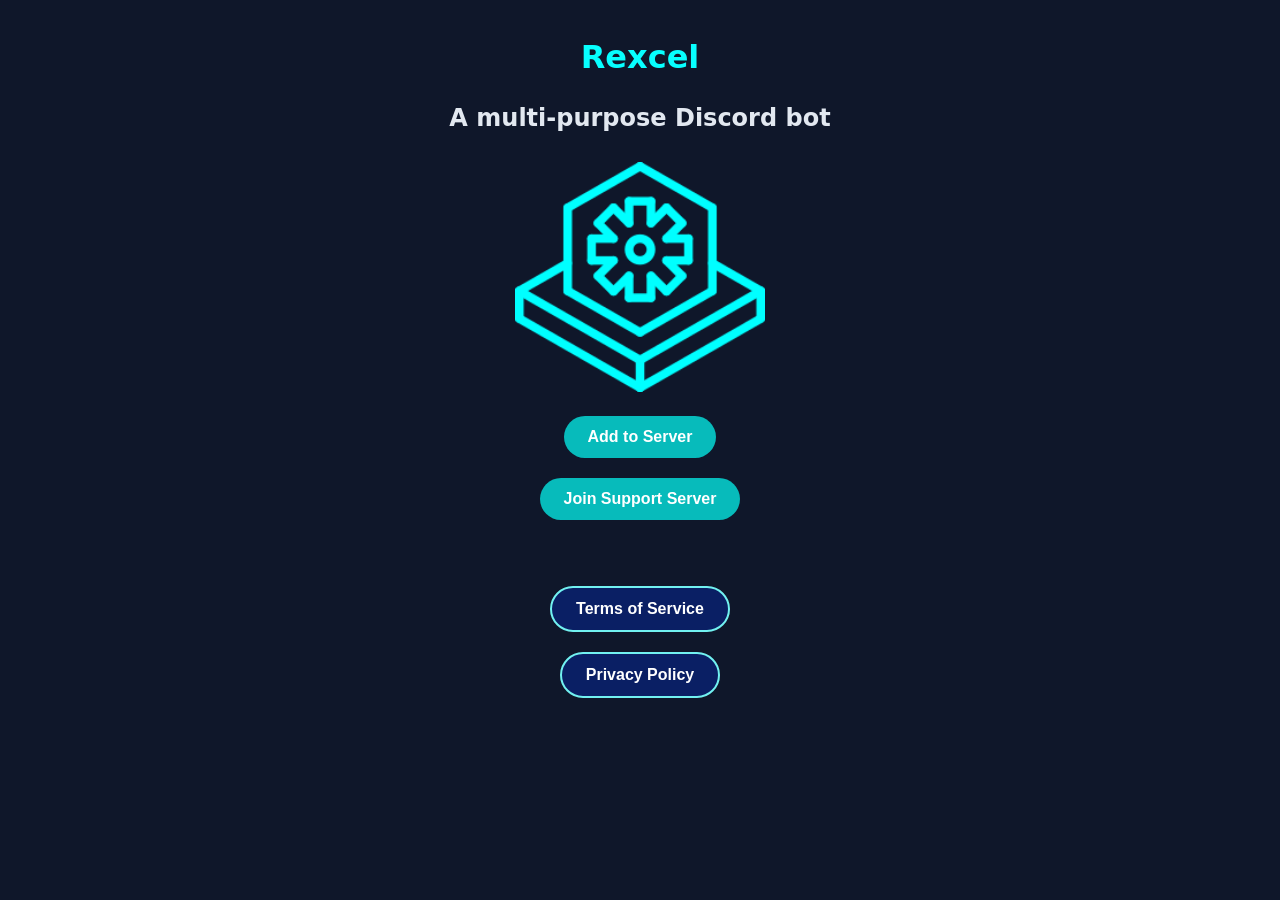
<file: index.html>
<html>

<head>
    <meta charset="UTF-8">
    <meta name="viewport" content="width=device-width, initial-scale=1.0">
    <title>Rexcel</title>
    <link rel="stylesheet" href="styles.css">
    <link rel="icon" type="image/png" href="favicon.png">
</head>
<body>
    <div class="container">
        <h1>Rexcel</h1>
        <h2>A multi-purpose Discord bot</h2>
        <img src="rexcel_icon.png" alt="Rexcel Icon" class="icon" width="250px" height="250px">
        <button class="add_btn" onclick=
            "window.open('https://discord.com/oauth2/authorize?client_id=1077715134228738078', '_blank')"
        >Add to Server</button>
        <button class="invite_btn" onclick=
            "window.open('https://discord.gg/hav7PezZkc', '_blank')"
        >Join Support Server</button>
        <br>
        <button class="tos_btn" onclick=
            "window.open('https://i-rember.github.io/rexcel/tos.html', '_blank')"
        style="
            --btn-bg: #0a1f64;
            --btn-hover-bg: #5671ca;
            --btn-text: #ffffff;
            --btn-border: 2px solid #71f1f1;
        ">Terms of Service</button>
        <button class="privacy_btn" onclick=
            "window.open('https://i-rember.github.io/rexcel/privacy.html', '_blank')"
        style="
            --btn-bg: #0a1f64;
            --btn-hover-bg: #5671ca;
            --btn-text: #ffffff;
            --btn-border: 2px solid #71f1f1;
        ">Privacy Policy</button>
    </div>
</body>

</html>
</file>
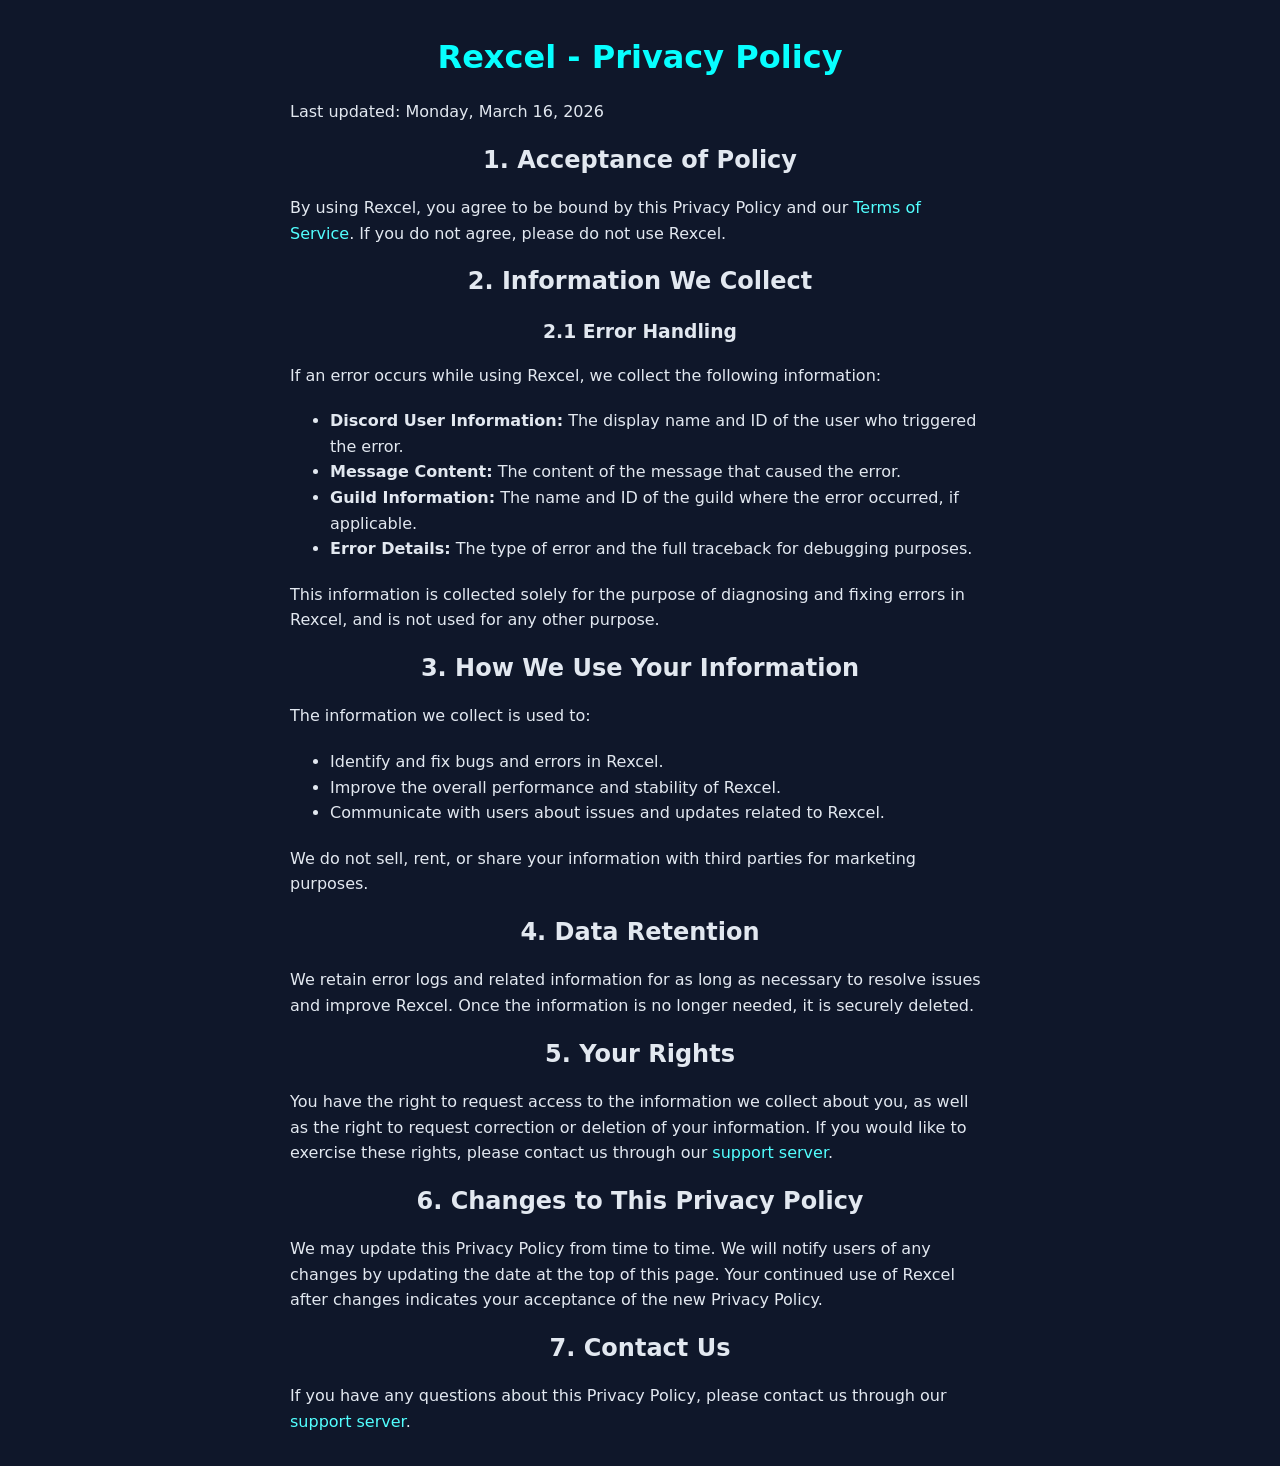
<file: privacy.html>
<html>

<head>
    <meta charset="UTF-8">
    <meta name="viewport" content="width=device-width, initial-scale=1.0">
    <title>Rexcel - Privacy Policy</title>
    <link rel="stylesheet" href="styles.css">
    <link rel="icon" type="image/png" href="favicon.png">
</head>

<body>
    <div class="container">
        <h1>Rexcel - Privacy Policy</h1>
        <p>Last updated: Monday, March 16, 2026</p>

        <h2>1. Acceptance of Policy</h2>
        <p>By using Rexcel, you agree to be bound by this Privacy Policy and our
            <a href="https://i-rember.github.io/rexcel/tos.html" target="_blank">Terms of Service</a>.
            If you do not agree, please do not use Rexcel.</p>
        <h2>2. Information We Collect</h2>
        <h3>2.1 Error Handling</h3>
        <p>If an error occurs while using Rexcel, we collect the following information:</p>
        <ul>
            <li><strong>Discord User Information:</strong> The display name and ID of the user who triggered the error.</li>
            <li><strong>Message Content:</strong> The content of the message that caused the error.</li>
            <li><strong>Guild Information:</strong> The name and ID of the guild where the error occurred, if applicable.</li>
            <li><strong>Error Details:</strong> The type of error and the full traceback for debugging purposes.</li>
        </ul>
        <p>This information is collected solely for the purpose of diagnosing and fixing errors in Rexcel, and is not used for any other purpose.</p>

        <h2>3. How We Use Your Information</h2>
        <p>The information we collect is used to:</p>
        <ul>
            <li>Identify and fix bugs and errors in Rexcel.</li>
            <li>Improve the overall performance and stability of Rexcel.</li>
            <li>Communicate with users about issues and updates related to Rexcel.</li>
        </ul>
        <p>We do not sell, rent, or share your information with third parties for marketing purposes.</p>

        <h2>4. Data Retention</h2>
        <p>We retain error logs and related information for as long as necessary to resolve issues and improve Rexcel.
            Once the information is no longer needed, it is securely deleted.</p>
        
        <h2>5. Your Rights</h2>
        <p>You have the right to request access to the information we collect about you,
            as well as the right to request correction or deletion of your information.
            If you would like to exercise these rights, please contact us through our
            <a href="https://discord.gg/hav7PezZkc" target="_blank">support server</a>.</p>
        
        <h2>6. Changes to This Privacy Policy</h2>
        <p>We may update this Privacy Policy from time to time. We will notify users of any changes by updating the date at the top of this page.
            Your continued use of Rexcel after changes indicates your acceptance of the new Privacy Policy.</p>
        
        <h2>7. Contact Us</h2>
        <p>If you have any questions about this Privacy Policy, please contact us through our
            <a href="https://discord.gg/hav7PezZkc" target="_blank">support server</a>.</p>
    </div>
</body>

</html>
</file>
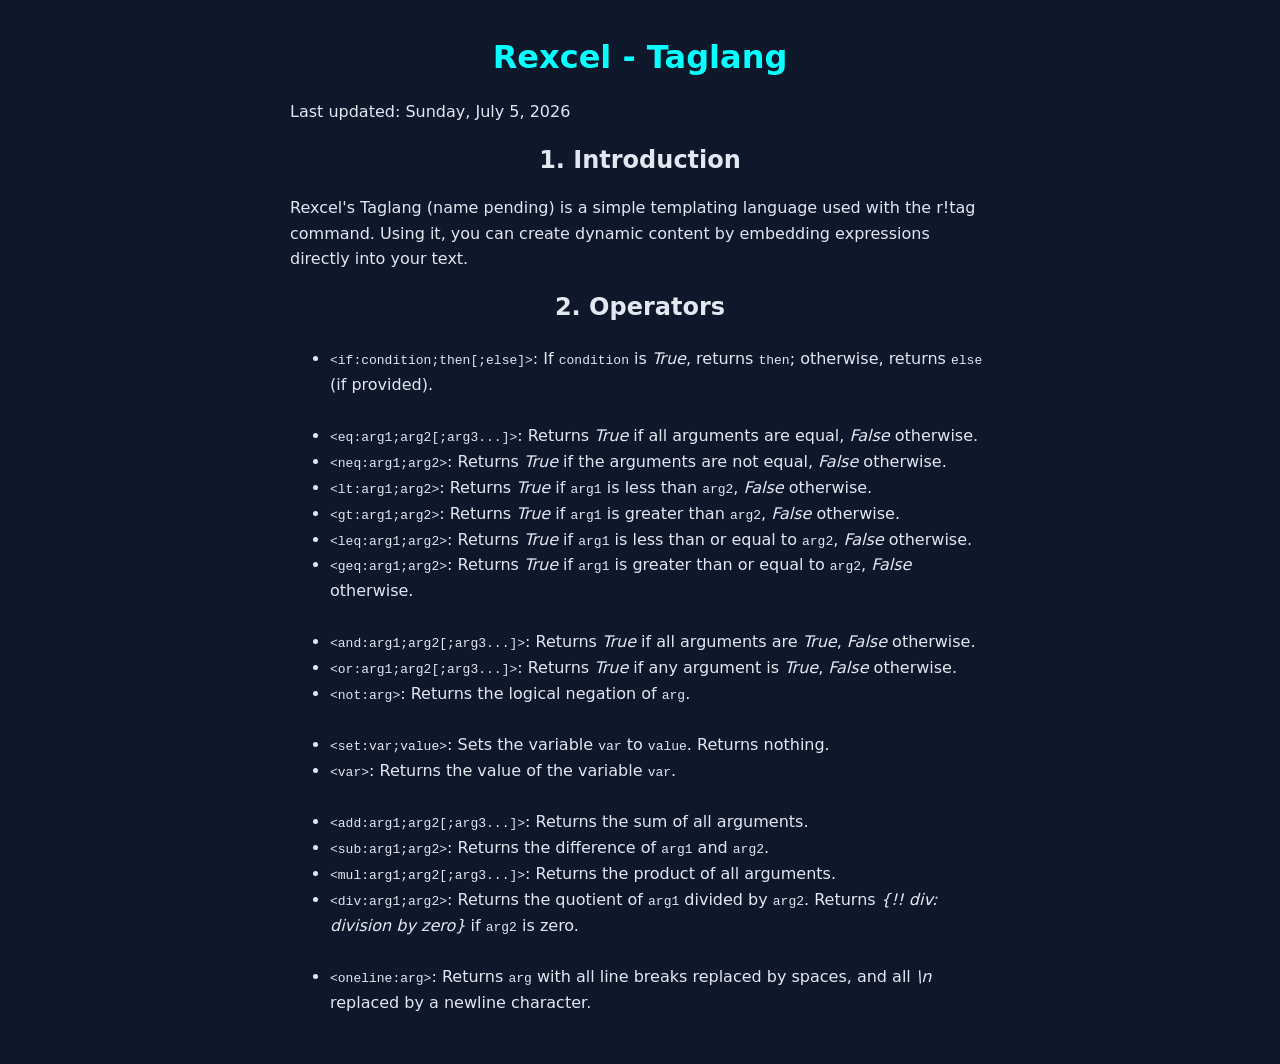
<file: tagdoc.html>
<html>

<head>
    <meta charset="UTF-8">
    <meta name="viewport" content="width=device-width, initial-scale=1.0">
    <title>Rexcel - Taglang</title>
    <link rel="stylesheet" href="styles.css">
    <link rel="icon" type="image/png" href="favicon.png">
</head>

<body>
    <div class="container">
        <h1>Rexcel - Taglang</h1>
        <p>Last updated: Sunday, July 5, 2026</p>

        <h2>1. Introduction</h2>
        <p>
            Rexcel's Taglang (name pending) is a simple templating language used with the r!tag command.
            Using it, you can create dynamic content by embedding expressions directly into your text.
        </p>

        <h2>2. Operators</h2>
        <ul>
            <li>
                <code>&lt;if:condition;then[;else]&gt;</code>:
                If <code>condition</code> is <em>True</em>, returns <code>then</code>;
                otherwise, returns <code>else</code> (if provided).
            </li>
            <br>
            <li>
                <code>&lt;eq:arg1;arg2[;arg3...]&gt;</code>:
                Returns <em>True</em> if all arguments are equal, <em>False</em> otherwise.
            </li>
            <li>
                <code>&lt;neq:arg1;arg2&gt;</code>:
                Returns <em>True</em> if the arguments are not equal, <em>False</em> otherwise.
            </li>
            <li>
                <code>&lt;lt:arg1;arg2&gt;</code>:
                Returns <em>True</em> if <code>arg1</code> is less than <code>arg2</code>, <em>False</em> otherwise.
            </li>
            <li>
                <code>&lt;gt:arg1;arg2&gt;</code>:
                Returns <em>True</em> if <code>arg1</code> is greater than <code>arg2</code>, <em>False</em> otherwise.
            </li>
            <li>
                <code>&lt;leq:arg1;arg2&gt;</code>:
                Returns <em>True</em> if <code>arg1</code> is less than or
                equal to <code>arg2</code>, <em>False</em> otherwise.
            </li>
            <li>
                <code>&lt;geq:arg1;arg2&gt;</code>:
                Returns <em>True</em> if <code>arg1</code> is greater than or
                equal to <code>arg2</code>, <em>False</em> otherwise.
            </li>
            <br>
            <li>
                <code>&lt;and:arg1;arg2[;arg3...]&gt;</code>:
                Returns <em>True</em> if all arguments are <em>True</em>, <em>False</em> otherwise.
            </li>
            <li>
                <code>&lt;or:arg1;arg2[;arg3...]&gt;</code>:
                Returns <em>True</em> if any argument is <em>True</em>, <em>False</em> otherwise.
            </li>
            <li>
                <code>&lt;not:arg&gt;</code>:
                Returns the logical negation of <code>arg</code>.
            </li>
            <br>
            <li>
                <code>&lt;set:var;value&gt;</code>:
                Sets the variable <code>var</code> to <code>value</code>. Returns nothing.
            </li>
            <li>
                <code>&lt;var&gt;</code>:
                Returns the value of the variable <code>var</code>.
            </li>
            <br>
            <li>
                <code>&lt;add:arg1;arg2[;arg3...]&gt;</code>:
                Returns the sum of all arguments.
            </li>
            <li>
                <code>&lt;sub:arg1;arg2&gt;</code>:
                Returns the difference of <code>arg1</code> and <code>arg2</code>.
            </li>
            <li>
                <code>&lt;mul:arg1;arg2[;arg3...]&gt;</code>:
                Returns the product of all arguments.
            </li>
            <li>
                <code>&lt;div:arg1;arg2&gt;</code>:
                Returns the quotient of <code>arg1</code> divided by <code>arg2</code>.
                Returns <em>{!! div: division by zero}</em> if <code>arg2</code> is zero.
            </li>
            <br>
            <li>
                <code>&lt;oneline:arg&gt;</code>:
                Returns <code>arg</code> with all line breaks replaced by spaces,
                and all <em>\n</em> replaced by a newline character.
            </li>
        </ul>
    </div>
</body>

</html>
</file>
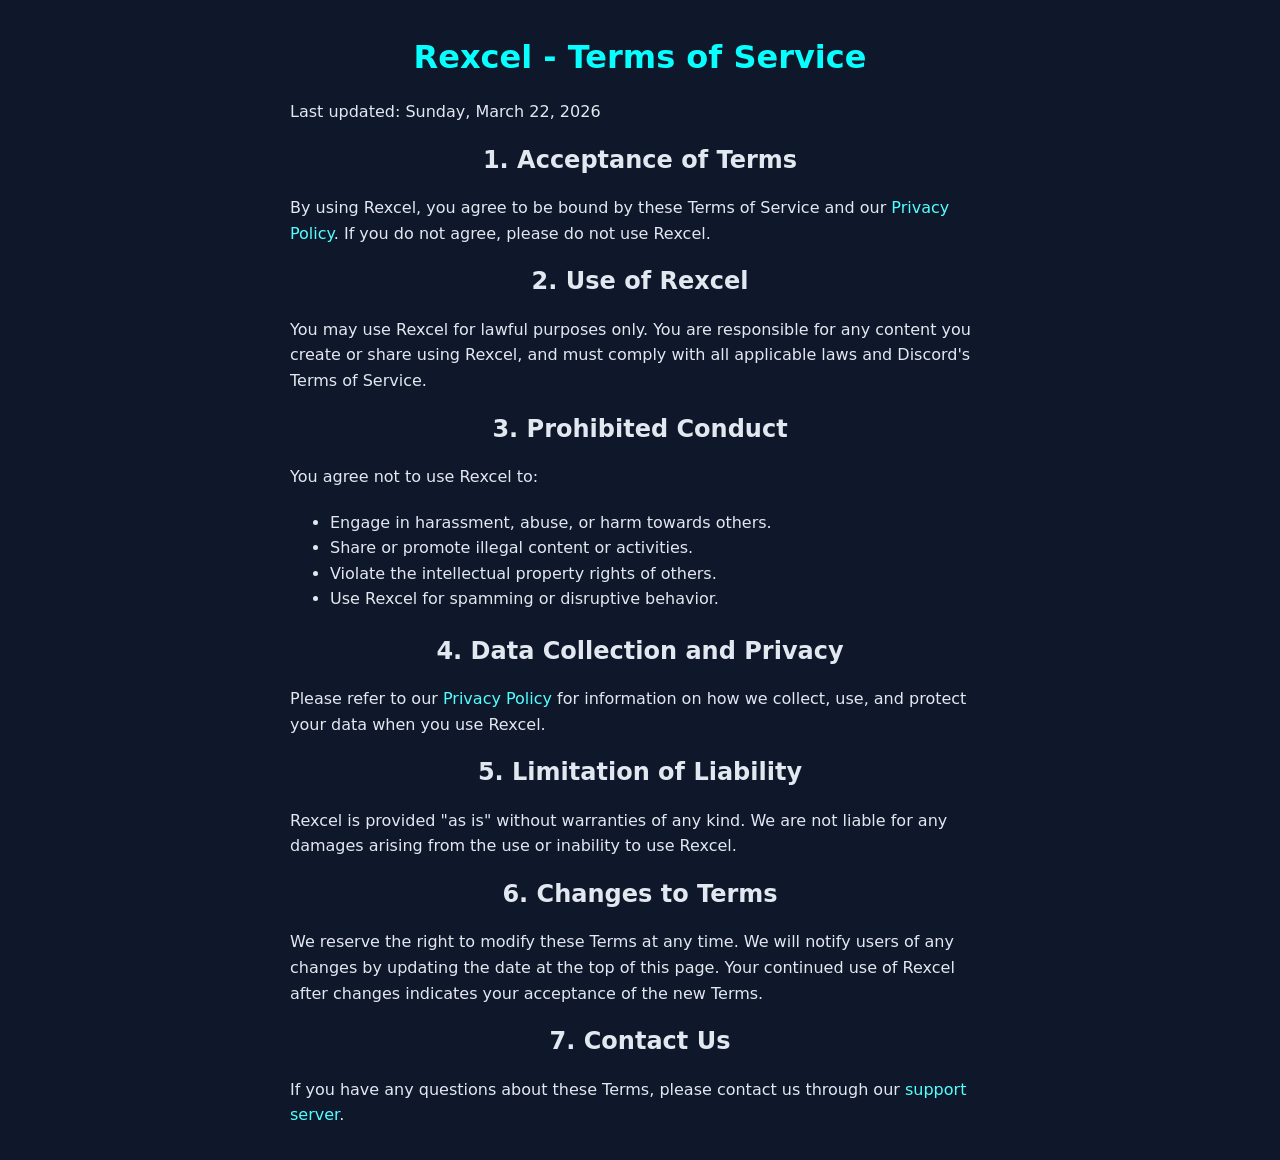
<file: tos.html>
<html>

<head>
    <meta charset="UTF-8">
    <meta name="viewport" content="width=device-width, initial-scale=1.0">
    <title>Rexcel - Terms of Service</title>
    <link rel="stylesheet" href="styles.css">
    <link rel="icon" type="image/png" href="favicon.png">
</head>

<body>
    <div class="container">
        <h1>Rexcel - Terms of Service</h1>
        <p>Last updated: Sunday, March 22, 2026</p>

        <h2>1. Acceptance of Terms</h2>
        <p>By using Rexcel, you agree to be bound by these Terms of Service and our
            <a href="https://i-rember.github.io/rexcel/privacy.html" target="_blank">Privacy Policy</a>.
            If you do not agree, please do not use Rexcel.</p>

        <h2>2. Use of Rexcel</h2>
        <p>You may use Rexcel for lawful purposes only. You are responsible for any content you create or share using Rexcel,
            and must comply with all applicable laws and Discord's Terms of Service.</p>

        <h2>3. Prohibited Conduct</h2>
        <p>You agree not to use Rexcel to:</p>
        <ul>
            <li>Engage in harassment, abuse, or harm towards others.</li>
            <li>Share or promote illegal content or activities.</li>
            <li>Violate the intellectual property rights of others.</li>
            <li>Use Rexcel for spamming or disruptive behavior.</li>
        </ul>

        <h2>4. Data Collection and Privacy</h2>
        <p>Please refer to our <a href="https://terabyte-official.github.io/rexcel/privacy.html" target="_blank">Privacy Policy</a>
            for information on how we collect, use, and protect your data when you use Rexcel.</p>

        <h2>5. Limitation of Liability</h2>
        <p>Rexcel is provided "as is" without warranties of any kind.
            We are not liable for any damages arising from the use or inability to use Rexcel.</p>

        <h2>6. Changes to Terms</h2>
        <p>We reserve the right to modify these Terms at any time. We will notify users of any changes by updating the date at the top of this page.
            Your continued use of Rexcel after changes indicates your acceptance of the new Terms.</p>

        <h2>7. Contact Us</h2>
        <p>If you have any questions about these Terms, please contact us through our
            <a href="https://discord.gg/hav7PezZkc" target="_blank">support server</a>.</p>
    </div>
</body>

</html>
</file>
<file: styles.css>
/* ================================
   Base Reset & Defaults
================================ */
* {
    box-sizing: border-box;
    margin: 0;
    padding: 0;
}

body {
    font-family: system-ui, -apple-system, BlinkMacSystemFont, sans-serif;
    background: #0f172a;
    color: #e2e8f0;
    line-height: 1.6;
    padding: 2rem;
}

/* ================================
   Animation Keyframes
================================ */

/* Slide in from left */
@keyframes slideInLeft {
    from {
        transform: translateX(-60px);
        opacity: 0;
    }
    to {
        transform: translateX(0);
        opacity: 1;
    }
}

/* Slide in from right */
@keyframes slideInRight {
    from {
        transform: translateX(60px);
        opacity: 0;
    }
    to {
        transform: translateX(0);
        opacity: 1;
    }
}

/* Slide in from top */
@keyframes slideInTop {
    from {
        transform: translateY(-60px);
        opacity: 0;
    }
    to {
        transform: translateY(0);
        opacity: 1;
    }
}

/* Slide in from bottom */
@keyframes slideInBottom {
    from {
        transform: translateY(60px);
        opacity: 0;
    }
    to {
        transform: translateY(0);
        opacity: 1;
    }
}

/* ================================
   Titles (Centered, from Left)
================================ */
h1, .title {
    text-align: center;
    margin-bottom: 1rem;
    animation: slideInLeft 0.8s ease-out forwards;
    color: #07ffff;
}

/* ================================
   Headings (Centered, from Right)
================================ */
h2, h3, h4, h5, h6, .heading {
    text-align: center;
    margin: 1rem 0;
    animation: slideInRight 0.8s ease-out forwards;
}

/* ================================
   Images (Centered, from Top)
================================ */
img {
    align-self: center;
    display: block;
    margin: 1.5rem auto;
    max-width: 100%;
    height: auto;
    animation: slideInTop 0.9s ease-out forwards;
}

/* ================================
   Paragraphs (From Bottom)
================================ */
p, ul, ol {
    max-width: 700px;
    margin: 0 auto;
    text-align: left;
    animation: slideInBottom 0.9s ease-out forwards;
}

ul, ol {
    max-width: 700px;
    margin: 20px auto;
    padding-left: 40px;
    text-align: left;
}

/* ================================
   Links
================================ */
a {
    color: #52ffff;
    text-decoration: none;
    transition: color 0.2s ease;
}

/* ================================
   Buttons
================================ */

/* Default customizable variables */
button,
.btn {
    --btn-bg: #07bbbb;
    --btn-text: #ffffff;
    --btn-hover-bg: #71f1f1;
    --btn-padding: 0.75rem 1.5rem;
    --btn-radius: 999px;
    --btn-border: none;

    display: block;
    margin: 20px auto;
    padding: var(--btn-padding);
    background: var(--btn-bg);
    color: var(--btn-text);
    border: var(--btn-border);
    border-radius: var(--btn-radius);
    font-size: 1rem;
    font-weight: 600;
    cursor: pointer;
    transition: 
        transform 0.2s ease,
        background 0.2s ease,
        box-shadow 0.2s ease;
}

/* Hover effect */
button:hover,
.btn:hover {
    background: var(--btn-hover-bg);
    transform: translateY(-3px);
    box-shadow: 0 6px 20px rgba(0, 0, 0, 0.25);
}

/* Active press effect */
button:active,
.btn:active {
    transform: translateY(0);
    box-shadow: none;
}

/* Optional: Center buttons easily */
.button-center {
    display: flex;
    justify-content: center;
    margin-top: 1.5rem;
}
</file>
